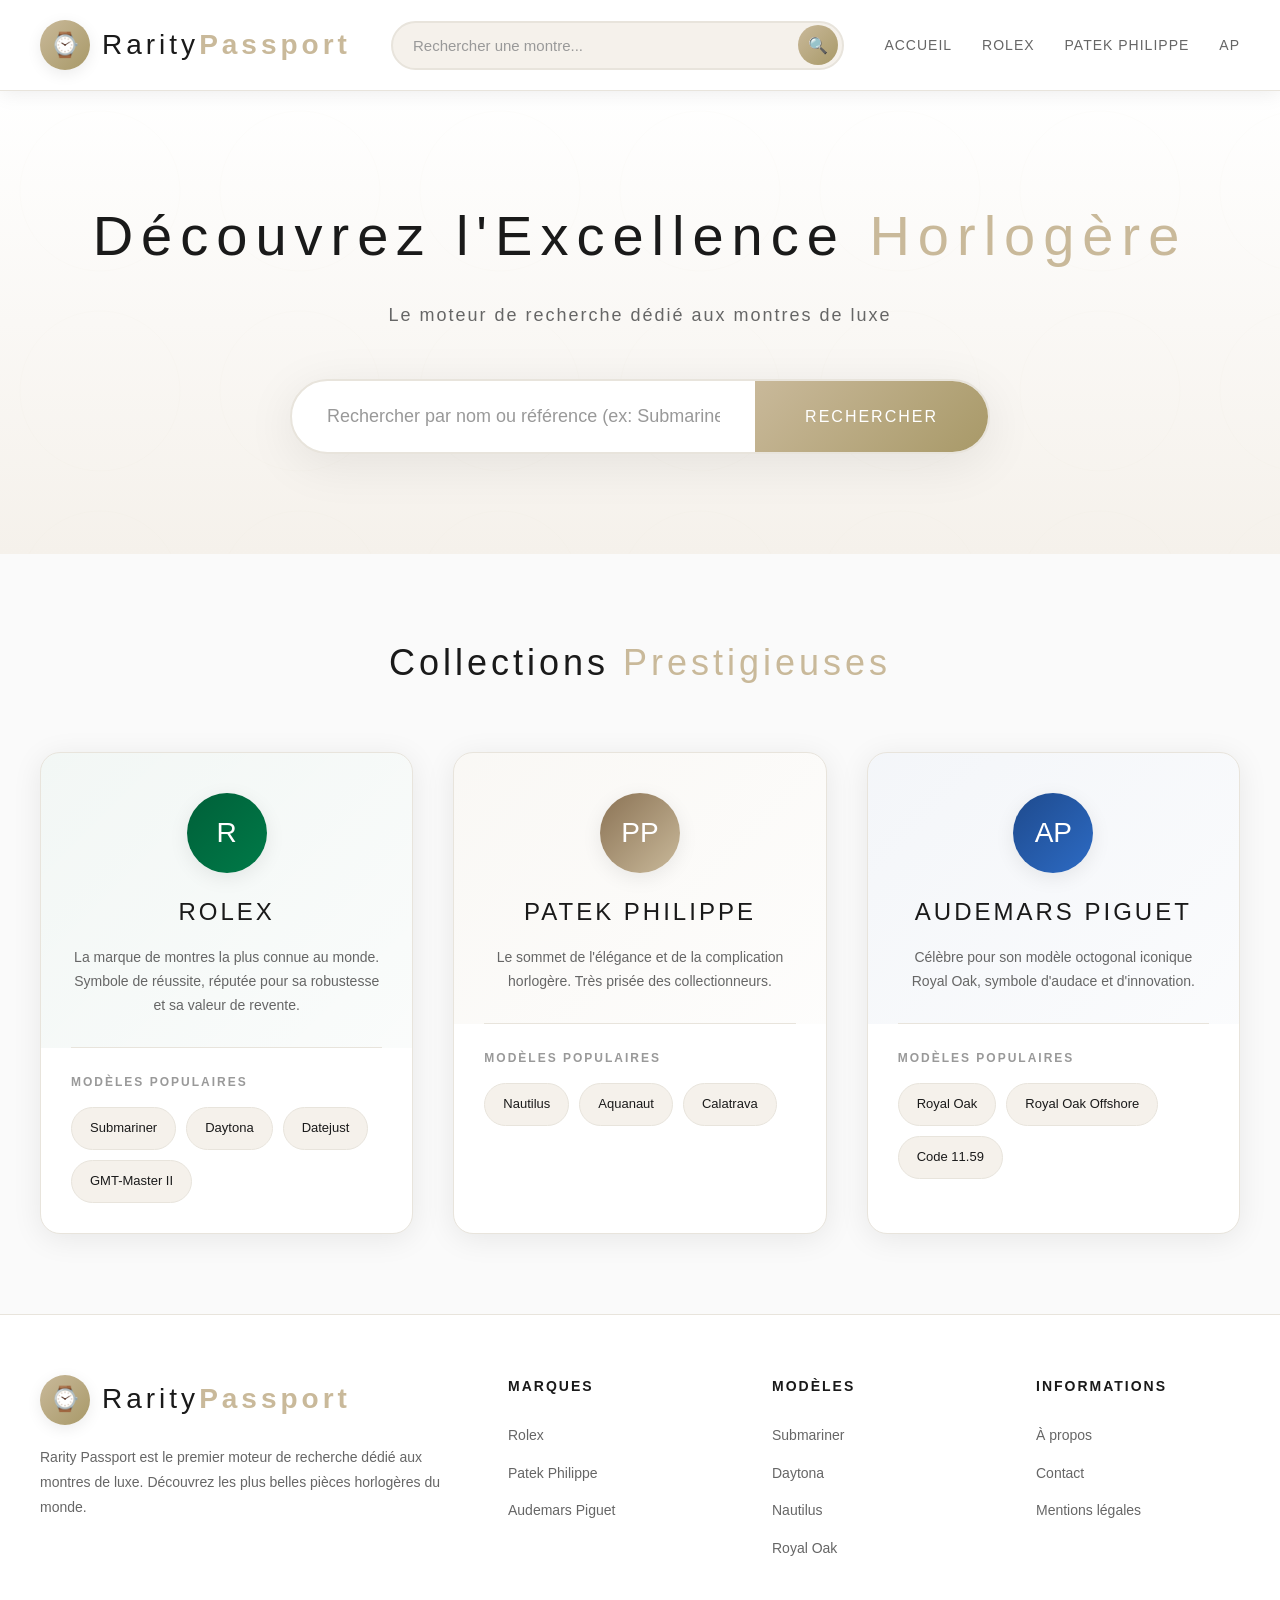
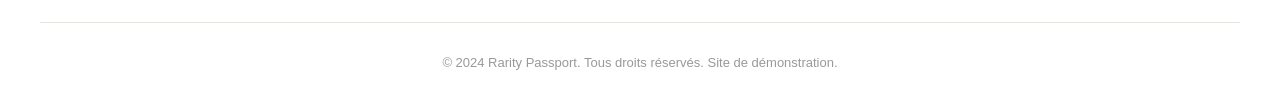
<file: index.html>
<!DOCTYPE html>
<html lang="fr">
<head>
    <meta charset="UTF-8">
    <meta name="viewport" content="width=device-width, initial-scale=1.0">
    <meta name="apple-mobile-web-app-capable" content="yes">
    <meta name="apple-mobile-web-app-status-bar-style" content="default">
    <meta name="apple-mobile-web-app-title" content="LuxWatch">
    <meta name="theme-color" content="#FAFAFA">
    <link rel="manifest" href="manifest.json">
    <title>Rarity Passport - Moteur de Recherche de Montres de Luxe</title>
    <link rel="stylesheet" href="css/style.css">
    <link rel="icon" href="data:image/svg+xml,<svg xmlns='http://www.w3.org/2000/svg' viewBox='0 0 100 100'><text y='.9em' font-size='90'>⌚</text></svg>">
</head>
<body>
    <header>
        <a href="index.html" class="logo">
            <div class="logo-icon">⌚</div>
            <div class="logo-text">Rarity<span>Passport</span></div>
        </a>
        
        <div class="header-search">
            <input type="text" placeholder="Rechercher une montre...">
            <button>🔍</button>
            <div class="search-suggestions"></div>
        </div>
        
        <nav class="nav-links">
            <a href="index.html">Accueil</a>
            <a href="search.html?q=rolex">Rolex</a>
            <a href="search.html?q=patek">Patek Philippe</a>
            <a href="search.html?q=audemars">AP</a>
        </nav>
    </header>

    <!-- Hero Section -->
    <section class="hero">
        <div class="hero-content">
            <h1>Découvrez l'Excellence <span>Horlogère</span></h1>
            <p>Le moteur de recherche dédié aux montres de luxe</p>
            
            <div class="search-container">
                <div class="search-box">
                    <input type="text" placeholder="Rechercher par nom ou référence (ex: Submariner, 116500LN...)">
                    <button>RECHERCHER</button>
                </div>
                <div class="search-suggestions"></div>
            </div>
        </div>
    </section>

    <section class="categories">
        <h2>Collections <span>Prestigieuses</span></h2>
        
        <div class="categories-grid">
            <!-- Rolex -->
            <div class="category-card rolex-card" data-brand="Rolex">
                <div class="category-header">
                    <div class="category-logo">R</div>
                    <h3>ROLEX</h3>
                    <p>La marque de montres la plus connue au monde. Symbole de réussite, réputée pour sa robustesse et sa valeur de revente.</p>
                </div>
                <div class="category-watches">
                    <h4>Modèles Populaires</h4>
                    <div class="watch-tags">
                        <span class="watch-tag">Submariner</span>
                        <span class="watch-tag">Daytona</span>
                        <span class="watch-tag">Datejust</span>
                        <span class="watch-tag">GMT-Master II</span>
                    </div>
                </div>
            </div>

            <div class="category-card patek-card" data-brand="Patek Philippe">
                <div class="category-header">
                    <div class="category-logo">PP</div>
                    <h3>PATEK PHILIPPE</h3>
                    <p>Le sommet de l'élégance et de la complication horlogère. Très prisée des collectionneurs.</p>
                </div>
                <div class="category-watches">
                    <h4>Modèles Populaires</h4>
                    <div class="watch-tags">
                        <span class="watch-tag">Nautilus</span>
                        <span class="watch-tag">Aquanaut</span>
                        <span class="watch-tag">Calatrava</span>
                    </div>
                </div>
            </div>

            <div class="category-card ap-card" data-brand="Audemars Piguet">
                <div class="category-header">
                    <div class="category-logo">AP</div>
                    <h3>AUDEMARS PIGUET</h3>
                    <p>Célèbre pour son modèle octogonal iconique Royal Oak, symbole d'audace et d'innovation.</p>
                </div>
                <div class="category-watches">
                    <h4>Modèles Populaires</h4>
                    <div class="watch-tags">
                        <span class="watch-tag">Royal Oak</span>
                        <span class="watch-tag">Royal Oak Offshore</span>
                        <span class="watch-tag">Code 11.59</span>
                    </div>
                </div>
            </div>
        </div>
    </section>

    <footer>
        <div class="footer-content">
            <div class="footer-brand">
                <div class="logo">
                    <div class="logo-icon">⌚</div>
                    <div class="logo-text">Rarity<span>Passport</span></div>
                </div>
                <p>Rarity Passport est le premier moteur de recherche dédié aux montres de luxe. Découvrez les plus belles pièces horlogères du monde.</p>
            </div>
            
            <div class="footer-column">
                <h4>Marques</h4>
                <ul>
                    <li><a href="search.html?q=rolex">Rolex</a></li>
                    <li><a href="search.html?q=patek">Patek Philippe</a></li>
                    <li><a href="search.html?q=audemars">Audemars Piguet</a></li>
                </ul>
            </div>
            
            <div class="footer-column">
                <h4>Modèles</h4>
                <ul>
                    <li><a href="search.html?q=submariner">Submariner</a></li>
                    <li><a href="search.html?q=daytona">Daytona</a></li>
                    <li><a href="search.html?q=nautilus">Nautilus</a></li>
                    <li><a href="search.html?q=royal oak">Royal Oak</a></li>
                </ul>
            </div>
            
            <div class="footer-column">
                <h4>Informations</h4>
                <ul>
                    <li><a href="#">À propos</a></li>
                    <li><a href="#">Contact</a></li>
                    <li><a href="#">Mentions légales</a></li>
                </ul>
            </div>
        </div>
        
        <div class="footer-bottom">
            <p>&copy; 2024 Rarity Passport. Tous droits réservés. Site de démonstration.</p>
        </div>
    </footer>

    <script src="js/data.js"></script>
    <script src="js/app.js"></script>
</body>
</html>
</file>
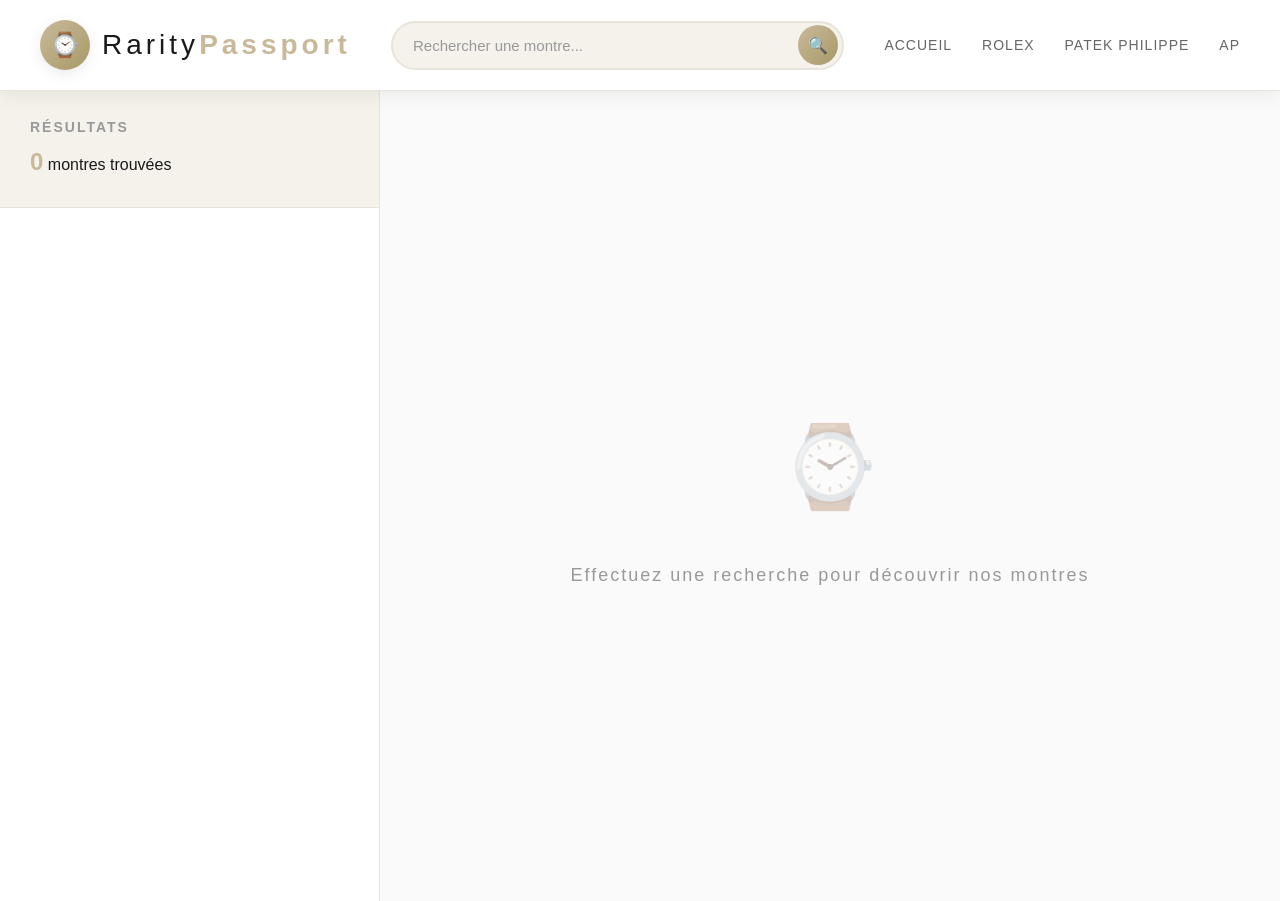
<file: search.html>
<!DOCTYPE html>
<html lang="fr">
<head>
    <meta charset="UTF-8">
    <meta name="viewport" content="width=device-width, initial-scale=1.0">
    <meta name="apple-mobile-web-app-capable" content="yes">
    <meta name="apple-mobile-web-app-status-bar-style" content="default">
    <meta name="apple-mobile-web-app-title" content="LuxWatch">
    <meta name="theme-color" content="#FAFAFA">
    <link rel="manifest" href="manifest.json">
    <title>Résultats de recherche | Rarity Passport</title>
    <link rel="stylesheet" href="css/style.css">
    <link rel="icon" href="data:image/svg+xml,<svg xmlns='http://www.w3.org/2000/svg' viewBox='0 0 100 100'><text y='.9em' font-size='90'>⌚</text></svg>">
</head>
<body>
    <header>
        <a href="index.html" class="logo">
            <div class="logo-icon">⌚</div>
            <div class="logo-text">Rarity<span>Passport</span></div>
        </a>
        
        <div class="header-search">
            <input type="text" placeholder="Rechercher une montre...">
            <button>🔍</button>
            <div class="search-suggestions"></div>
        </div>
        
        <nav class="nav-links">
            <a href="index.html">Accueil</a>
            <a href="search.html?q=rolex">Rolex</a>
            <a href="search.html?q=patek">Patek Philippe</a>
            <a href="search.html?q=audemars">AP</a>
        </nav>
    </header>

    <main class="search-page">
        <aside class="results-sidebar">
            <div class="results-header">
                <h2>Résultats</h2>
                <span id="results-count">0</span> montres trouvées
            </div>
            <div class="results-list" id="results-list">
            </div>
        </aside>

        <section class="detail-panel" id="detail-panel">
            <div class="detail-placeholder">
                <div class="icon">⌚</div>
                <p>Sélectionnez une montre pour voir les détails</p>
            </div>
        </section>
    </main>

    <script src="js/data.js"></script>
    <script src="js/search.js"></script>
</body>
</html>
</file>
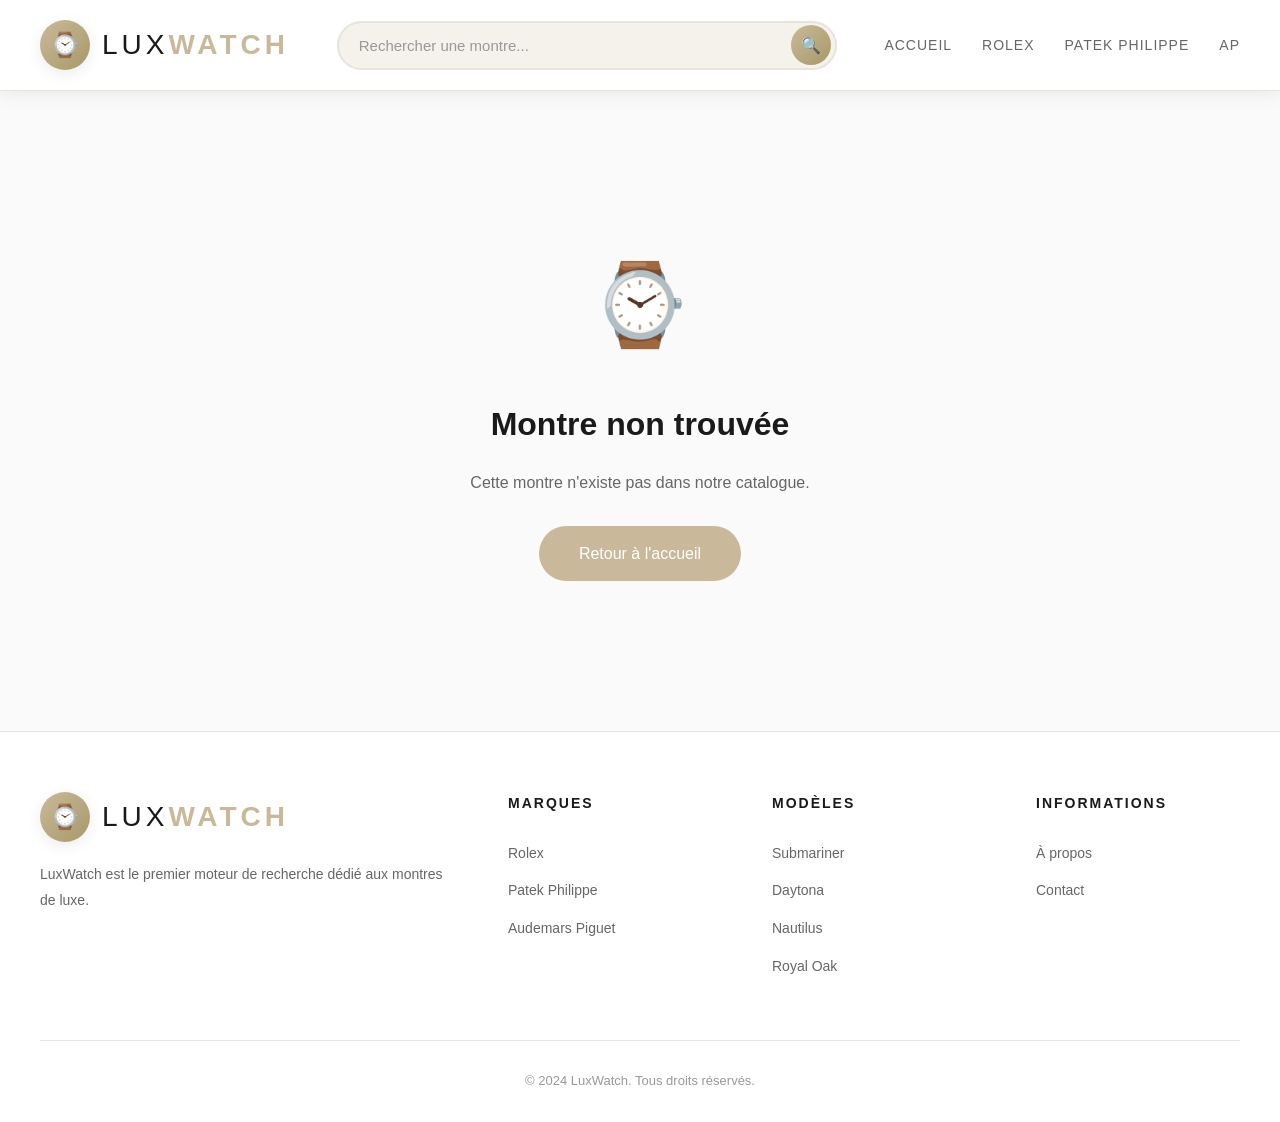
<file: watch.html>
<!DOCTYPE html>
<html lang="fr">
<head>
    <meta charset="UTF-8">
    <meta name="viewport" content="width=device-width, initial-scale=1.0">
    <meta name="apple-mobile-web-app-capable" content="yes">
    <meta name="apple-mobile-web-app-status-bar-style" content="default">
    <meta name="apple-mobile-web-app-title" content="LuxWatch">
    <meta name="theme-color" content="#FAFAFA">
    <link rel="manifest" href="manifest.json">
    <title>Détail Montre | LuxWatch</title>
    <link rel="stylesheet" href="css/style.css">
    <link rel="icon" href="data:image/svg+xml,<svg xmlns='http://www.w3.org/2000/svg' viewBox='0 0 100 100'><text y='.9em' font-size='90'>⌚</text></svg>">
</head>
<body>
    <header>
        <a href="index.html" class="logo">
            <div class="logo-icon">⌚</div>
            <div class="logo-text">LUX<span>WATCH</span></div>
        </a>
        
        <div class="header-search">
            <input type="text" placeholder="Rechercher une montre...">
            <button>🔍</button>
            <div class="search-suggestions"></div>
        </div>
        
        <nav class="nav-links">
            <a href="index.html">Accueil</a>
            <a href="search.html?q=rolex">Rolex</a>
            <a href="search.html?q=patek">Patek Philippe</a>
            <a href="search.html?q=audemars">AP</a>
        </nav>
    </header>

    <main class="watch-page">
        <section class="watch-hero">
            <div class="watch-gallery">
                <img id="watch-main-image" class="watch-main-image" src="" alt="Montre">
            </div>
            
            <div class="watch-info-full">
                <div id="watch-brand" class="brand">Marque</div>
                <h1 id="watch-name">Nom du modèle</h1>
                <div id="watch-reference" class="reference">Référence</div>
                
                <p id="watch-description" class="watch-description">
                    Description de la montre...
                </p>
                
                <div class="specs-grid">
                    <div class="spec-card">
                        <div class="label">Diamètre</div>
                        <div class="value" id="spec-diameter">-</div>
                    </div>
                    <div class="spec-card">
                        <div class="label">Mouvement</div>
                        <div class="value" id="spec-movement">-</div>
                    </div>
                    <div class="spec-card">
                        <div class="label">Étanchéité</div>
                        <div class="value" id="spec-water">-</div>
                    </div>
                    <div class="spec-card">
                        <div class="label">Matériau</div>
                        <div class="value" id="spec-material">-</div>
                    </div>
                </div>
            </div>
        </section>

        <section class="similar-section">
            <h2>Montres Similaires</h2>
            <div class="similar-grid" id="similar-grid">
            </div>
        </section>
    </main>

    <footer>
        <div class="footer-content">
            <div class="footer-brand">
                <div class="logo">
                    <div class="logo-icon">⌚</div>
                    <div class="logo-text">LUX<span>WATCH</span></div>
                </div>
                <p>LuxWatch est le premier moteur de recherche dédié aux montres de luxe.</p>
            </div>
            
            <div class="footer-column">
                <h4>Marques</h4>
                <ul>
                    <li><a href="search.html?q=rolex">Rolex</a></li>
                    <li><a href="search.html?q=patek">Patek Philippe</a></li>
                    <li><a href="search.html?q=audemars">Audemars Piguet</a></li>
                </ul>
            </div>
            
            <div class="footer-column">
                <h4>Modèles</h4>
                <ul>
                    <li><a href="search.html?q=submariner">Submariner</a></li>
                    <li><a href="search.html?q=daytona">Daytona</a></li>
                    <li><a href="search.html?q=nautilus">Nautilus</a></li>
                    <li><a href="search.html?q=royal oak">Royal Oak</a></li>
                </ul>
            </div>
            
            <div class="footer-column">
                <h4>Informations</h4>
                <ul>
                    <li><a href="#">À propos</a></li>
                    <li><a href="#">Contact</a></li>
                </ul>
            </div>
        </div>
        
        <div class="footer-bottom">
            <p>&copy; 2024 LuxWatch. Tous droits réservés.</p>
        </div>
    </footer>

    <script src="js/data.js"></script>
    <script src="js/app.js"></script>
</body>
</html>
</file>
<file: css/style.css>
:root {
    --bg-primary: #FAFAFA;
    --bg-secondary: #FFFFFF;
    --bg-tertiary: #F5F1EB;
    --text-primary: #1A1A1A;
    --text-secondary: #666666;
    --text-muted: #999999;
    --accent-primary: #C9B99A;
    --accent-secondary: #A89968;
    --accent-gold: #B8A164;
    --border-color: #E8E4DC;
    --shadow-color: rgba(0, 0, 0, 0.08);
    --shadow-hover: rgba(0, 0, 0, 0.12);
    
    --rolex-green: #006039;
    --rolex-green-light: #007a48;
    --rolex-gold: #A37E2C;
    --rolex-white: #FFFFFF;
    
    --patek-beige: #C9B99A;
    --patek-beige-light: #E8E0D0;
    --patek-brown: #8B7355;
    --patek-white: #FDFBF7;
    
    --ap-blue: #1E4A8D;
    --ap-blue-light: #2D6BC4;
    --ap-navy: #0D2E5C;
    --ap-white: #FFFFFF;
}

body.theme-rolex {
    --accent-primary: var(--rolex-green);
    --accent-secondary: var(--rolex-green-light);
    --accent-gold: var(--rolex-gold);
    --bg-tertiary: #E8F5E9;
    --border-color: #C8E6C9;
}

body.theme-patek {
    --accent-primary: var(--patek-brown);
    --accent-secondary: var(--patek-beige);
    --accent-gold: var(--patek-beige);
    --bg-tertiary: var(--patek-beige-light);
    --border-color: #DDD5C5;
}

body.theme-ap {
    --accent-primary: var(--ap-blue);
    --accent-secondary: var(--ap-blue-light);
    --accent-gold: var(--ap-blue);
    --bg-tertiary: #E3EBF6;
    --border-color: #B8CEE8;
}

* {
    margin: 0;
    padding: 0;
    box-sizing: border-box;
}

html {
    scroll-behavior: smooth;
}

body {
    font-family: 'Segoe UI', Tahoma, Geneva, Verdana, sans-serif;
    background-color: var(--bg-primary);
    color: var(--text-primary);
    line-height: 1.6;
    min-height: 100vh;
    transition: all 0.3s ease;
}

a {
    text-decoration: none;
    color: inherit;
}

::-webkit-scrollbar {
    width: 8px;
    height: 8px;
}

::-webkit-scrollbar-track {
    background: var(--bg-tertiary);
}

::-webkit-scrollbar-thumb {
    background: var(--accent-primary);
    border-radius: 4px;
}

::-webkit-scrollbar-thumb:hover {
    background: var(--accent-secondary);
}


header {
    background: var(--bg-secondary);
    padding: 20px 40px;
    display: flex;
    justify-content: space-between;
    align-items: center;
    border-bottom: 1px solid var(--border-color);
    position: sticky;
    top: 0;
    z-index: 100;
    box-shadow: 0 2px 20px var(--shadow-color);
}

.logo {
    display: flex;
    align-items: center;
    gap: 12px;
    cursor: pointer;
    transition: transform 0.3s ease;
}

.logo:hover {
    transform: scale(1.02);
}

.logo-icon {
    width: 50px;
    height: 50px;
    background: linear-gradient(135deg, var(--accent-primary), var(--accent-secondary));
    border-radius: 50%;
    display: flex;
    align-items: center;
    justify-content: center;
    font-size: 24px;
    box-shadow: 0 4px 15px var(--shadow-color);
}

.logo-text {
    font-size: 28px;
    font-weight: 300;
    letter-spacing: 4px;
    color: var(--text-primary);
}

.logo-text span {
    font-weight: 600;
    color: var(--accent-primary);
}

.header-search {
    flex: 1;
    max-width: 500px;
    margin: 0 40px;
    position: relative;
}

.header-search input {
    width: 100%;
    padding: 14px 50px 14px 20px;
    background: var(--bg-tertiary);
    border: 2px solid var(--border-color);
    border-radius: 30px;
    color: var(--text-primary);
    font-size: 15px;
    transition: all 0.3s ease;
}

.header-search input:focus {
    outline: none;
    border-color: var(--accent-primary);
    background: var(--bg-secondary);
    box-shadow: 0 0 0 4px rgba(201, 185, 154, 0.2);
}

.header-search input::placeholder {
    color: var(--text-muted);
}

.header-search button {
    position: absolute;
    right: 6px;
    top: 50%;
    transform: translateY(-50%);
    background: linear-gradient(135deg, var(--accent-primary), var(--accent-secondary));
    border: none;
    width: 40px;
    height: 40px;
    border-radius: 50%;
    cursor: pointer;
    display: flex;
    align-items: center;
    justify-content: center;
    transition: all 0.3s ease;
    color: white;
    font-size: 16px;
}

.header-search button:hover {
    transform: translateY(-50%) scale(1.1);
    box-shadow: 0 4px 15px var(--shadow-hover);
}

.nav-links {
    display: flex;
    gap: 30px;
}

.nav-links a {
    color: var(--text-secondary);
    font-size: 14px;
    letter-spacing: 1px;
    text-transform: uppercase;
    transition: color 0.3s ease;
    position: relative;
}

.nav-links a::after {
    content: '';
    position: absolute;
    bottom: -5px;
    left: 0;
    width: 0;
    height: 2px;
    background: var(--accent-primary);
    transition: width 0.3s ease;
}

.nav-links a:hover {
    color: var(--accent-primary);
}

.nav-links a:hover::after {
    width: 100%;
}


.hero {
    text-align: center;
    padding: 100px 20px;
    background: linear-gradient(180deg, var(--bg-secondary) 0%, var(--bg-tertiary) 100%);
    position: relative;
    overflow: hidden;
}

.hero::before {
    content: '';
    position: absolute;
    top: 0;
    left: 0;
    right: 0;
    bottom: 0;
    background: url('data:image/svg+xml,<svg xmlns="http://www.w3.org/2000/svg" viewBox="0 0 100 100"><circle cx="50" cy="50" r="40" fill="none" stroke="%23C9B99A" stroke-width="0.5" opacity="0.1"/></svg>');
    background-size: 200px;
    opacity: 0.3;
}

.hero-content {
    position: relative;
    z-index: 1;
}

.hero h1 {
    font-size: 56px;
    font-weight: 200;
    letter-spacing: 8px;
    margin-bottom: 20px;
    color: var(--text-primary);
}

.hero h1 span {
    font-weight: 500;
    color: var(--accent-primary);
}

.hero p {
    font-size: 18px;
    color: var(--text-secondary);
    margin-bottom: 50px;
    letter-spacing: 2px;
}

.search-container {
    max-width: 700px;
    margin: 0 auto;
    position: relative;
}

.search-box {
    display: flex;
    background: var(--bg-secondary);
    border-radius: 60px;
    overflow: hidden;
    box-shadow: 0 10px 50px var(--shadow-color);
    border: 2px solid var(--border-color);
    transition: all 0.3s ease;
}

.search-box:focus-within {
    border-color: var(--accent-primary);
    box-shadow: 0 15px 60px var(--shadow-hover);
}

.search-box input {
    flex: 1;
    padding: 25px 35px;
    border: none;
    background: transparent;
    font-size: 18px;
    color: var(--text-primary);
}

.search-box input:focus {
    outline: none;
}

.search-box input::placeholder {
    color: var(--text-muted);
}

.search-box button {
    padding: 25px 50px;
    background: linear-gradient(135deg, var(--accent-primary), var(--accent-secondary));
    border: none;
    color: white;
    font-size: 16px;
    letter-spacing: 2px;
    cursor: pointer;
    transition: all 0.3s ease;
    text-transform: uppercase;
    font-weight: 500;
}

.search-box button:hover {
    background: linear-gradient(135deg, var(--accent-secondary), var(--accent-primary));
    padding-right: 60px;
}

.search-suggestions {
    position: absolute;
    top: 100%;
    left: 0;
    right: 0;
    background: var(--bg-secondary);
    border-radius: 20px;
    margin-top: 10px;
    box-shadow: 0 15px 50px var(--shadow-hover);
    border: 1px solid var(--border-color);
    max-height: 400px;
    overflow-y: auto;
    z-index: 1000;
    display: none;
}

.search-suggestions.active {
    display: block;
    animation: slideDown 0.3s ease;
}

@keyframes slideDown {
    from {
        opacity: 0;
        transform: translateY(-10px);
    }
    to {
        opacity: 1;
        transform: translateY(0);
    }
}

.suggestion-item {
    padding: 18px 30px;
    cursor: pointer;
    display: flex;
    align-items: center;
    gap: 20px;
    border-bottom: 1px solid var(--border-color);
    transition: all 0.2s ease;
}

.suggestion-item:last-child {
    border-bottom: none;
}

.suggestion-item:hover,
.suggestion-item.active {
    background: var(--bg-tertiary);
}

.suggestion-item img {
    width: 50px;
    height: 50px;
    object-fit: cover;
    border-radius: 10px;
    background: var(--bg-tertiary);
}

.suggestion-info {
    flex: 1;
}

.suggestion-info .brand {
    font-size: 12px;
    color: var(--accent-primary);
    text-transform: uppercase;
    letter-spacing: 1px;
}

.suggestion-info .name {
    font-size: 16px;
    color: var(--text-primary);
    font-weight: 500;
}

.suggestion-info .reference {
    font-size: 13px;
    color: var(--text-muted);
}

.suggestion-info .name mark {
    background: transparent;
    color: var(--accent-primary);
    font-weight: 600;
}

.categories {
    padding: 80px 40px;
    background: var(--bg-primary);
}

.categories h2 {
    text-align: center;
    font-size: 36px;
    font-weight: 300;
    letter-spacing: 4px;
    margin-bottom: 60px;
    color: var(--text-primary);
}

.categories h2 span {
    color: var(--accent-primary);
    font-weight: 500;
}

.categories-grid {
    display: grid;
    grid-template-columns: repeat(3, 1fr);
    gap: 40px;
    max-width: 1400px;
    margin: 0 auto;
}

.category-card {
    background: var(--bg-secondary);
    border-radius: 20px;
    overflow: hidden;
    transition: all 0.4s ease;
    cursor: pointer;
    border: 1px solid var(--border-color);
    box-shadow: 0 5px 30px var(--shadow-color);
}

.category-card:hover {
    transform: translateY(-10px);
    box-shadow: 0 20px 60px var(--shadow-hover);
}


.category-card.rolex-card:hover {
    border-color: var(--rolex-green);
    box-shadow: 0 20px 60px rgba(0, 96, 57, 0.15);
}

.category-card.patek-card:hover {
    border-color: var(--patek-beige);
    box-shadow: 0 20px 60px rgba(201, 185, 154, 0.2);
}

.category-card.ap-card:hover {
    border-color: var(--ap-blue);
    box-shadow: 0 20px 60px rgba(30, 74, 141, 0.15);
}

.category-header {
    padding: 40px 30px 30px;
    text-align: center;
    position: relative;
}

.category-header::after {
    content: '';
    position: absolute;
    bottom: 0;
    left: 30px;
    right: 30px;
    height: 1px;
    background: var(--border-color);
}


.rolex-card .category-header {
    background: linear-gradient(135deg, rgba(0, 96, 57, 0.05) 0%, rgba(0, 96, 57, 0.02) 100%);
}

.patek-card .category-header {
    background: linear-gradient(135deg, rgba(201, 185, 154, 0.1) 0%, rgba(201, 185, 154, 0.03) 100%);
}

.ap-card .category-header {
    background: linear-gradient(135deg, rgba(30, 74, 141, 0.05) 0%, rgba(30, 74, 141, 0.02) 100%);
}

.category-logo {
    width: 80px;
    height: 80px;
    margin: 0 auto 20px;
    border-radius: 50%;
    display: flex;
    align-items: center;
    justify-content: center;
    font-size: 28px;
    font-weight: 300;
    box-shadow: 0 5px 20px var(--shadow-color);
}

.rolex-card .category-logo {
    background: linear-gradient(135deg, var(--rolex-green), var(--rolex-green-light));
    color: white;
}

.patek-card .category-logo {
    background: linear-gradient(135deg, var(--patek-brown), var(--patek-beige));
    color: white;
}

.ap-card .category-logo {
    background: linear-gradient(135deg, var(--ap-blue), var(--ap-blue-light));
    color: white;
}

.category-header h3 {
    font-size: 24px;
    font-weight: 400;
    letter-spacing: 3px;
    margin-bottom: 15px;
    color: var(--text-primary);
}

.category-header p {
    font-size: 14px;
    color: var(--text-secondary);
    line-height: 1.7;
}

.category-watches {
    padding: 25px 30px 30px;
}

.category-watches h4 {
    font-size: 12px;
    color: var(--text-muted);
    text-transform: uppercase;
    letter-spacing: 2px;
    margin-bottom: 15px;
}

.watch-tags {
    display: flex;
    flex-wrap: wrap;
    gap: 10px;
}

.watch-tag {
    padding: 10px 18px;
    background: var(--bg-tertiary);
    border-radius: 25px;
    font-size: 13px;
    color: var(--text-primary);
    transition: all 0.3s ease;
    border: 1px solid var(--border-color);
}

.rolex-card .watch-tag:hover {
    background: var(--rolex-green);
    color: white;
    border-color: var(--rolex-green);
}

.patek-card .watch-tag:hover {
    background: var(--patek-brown);
    color: white;
    border-color: var(--patek-brown);
}

.ap-card .watch-tag:hover {
    background: var(--ap-blue);
    color: white;
    border-color: var(--ap-blue);
}


.search-page {
    min-height: calc(100vh - 90px);
    display: flex;
}

.results-sidebar {
    width: 380px;
    background: var(--bg-secondary);
    border-right: 1px solid var(--border-color);
    display: flex;
    flex-direction: column;
    height: calc(100vh - 90px);
    position: sticky;
    top: 90px;
}

.results-header {
    padding: 25px 30px;
    border-bottom: 1px solid var(--border-color);
    background: var(--bg-tertiary);
}

.results-header h2 {
    font-size: 14px;
    text-transform: uppercase;
    letter-spacing: 2px;
    color: var(--text-muted);
    margin-bottom: 5px;
}

.results-header span {
    font-size: 24px;
    color: var(--accent-primary);
    font-weight: 600;
}

.results-list {
    flex: 1;
    overflow-y: auto;
    padding: 15px;
}

.result-item {
    display: flex;
    align-items: center;
    gap: 18px;
    padding: 18px;
    border-radius: 15px;
    cursor: pointer;
    transition: all 0.3s ease;
    margin-bottom: 10px;
    border: 1px solid transparent;
    background: var(--bg-secondary);
}

.result-item:hover {
    background: var(--bg-tertiary);
    border-color: var(--border-color);
}

.result-item.active {
    background: var(--bg-tertiary);
    border-color: var(--accent-primary);
    box-shadow: 0 5px 20px var(--shadow-color);
}

.result-item.active.rolex-item {
    border-color: var(--rolex-green);
    background: rgba(0, 96, 57, 0.05);
}

.result-item.active.patek-item {
    border-color: var(--patek-beige);
    background: rgba(201, 185, 154, 0.1);
}

.result-item.active.ap-item {
    border-color: var(--ap-blue);
    background: rgba(30, 74, 141, 0.05);
}

.result-item img {
    width: 65px;
    height: 65px;
    object-fit: cover;
    border-radius: 12px;
    background: var(--bg-tertiary);
    border: 1px solid var(--border-color);
}

.result-info {
    flex: 1;
}

.result-info .brand {
    font-size: 11px;
    text-transform: uppercase;
    letter-spacing: 1.5px;
    margin-bottom: 4px;
}

.result-info .brand.rolex-brand { color: var(--rolex-green); }
.result-info .brand.patek-brand { color: var(--patek-brown); }
.result-info .brand.ap-brand { color: var(--ap-blue); }

.result-info .name {
    font-size: 16px;
    color: var(--text-primary);
    font-weight: 500;
    margin-bottom: 3px;
}

.result-info .reference {
    font-size: 13px;
    color: var(--text-muted);
}

.result-arrow {
    color: var(--text-muted);
    font-size: 18px;
    transition: all 0.3s ease;
}

.result-item:hover .result-arrow,
.result-item.active .result-arrow {
    color: var(--accent-primary);
    transform: translateX(5px);
}

.detail-panel {
    flex: 1;
    padding: 40px;
    background: var(--bg-primary);
    overflow-y: auto;
    height: calc(100vh - 90px);
}

.detail-placeholder {
    height: 100%;
    display: flex;
    flex-direction: column;
    align-items: center;
    justify-content: center;
    color: var(--text-muted);
}

.detail-placeholder .icon {
    font-size: 80px;
    margin-bottom: 30px;
    opacity: 0.3;
}

.detail-placeholder p {
    font-size: 18px;
    letter-spacing: 2px;
}

.watch-detail {
    max-width: 900px;
    margin: 0 auto;
}

.watch-detail-header {
    display: flex;
    gap: 40px;
    margin-bottom: 40px;
    padding: 30px;
    background: var(--bg-secondary);
    border-radius: 20px;
    border: 1px solid var(--border-color);
    box-shadow: 0 5px 30px var(--shadow-color);
}

.watch-detail-image {
    width: 200px;
    height: 200px;
    border-radius: 15px;
    object-fit: cover;
    background: var(--bg-tertiary);
    border: 1px solid var(--border-color);
}

.watch-detail-info {
    flex: 1;
    display: flex;
    flex-direction: column;
    justify-content: center;
}

.watch-detail-info .brand {
    font-size: 14px;
    text-transform: uppercase;
    letter-spacing: 3px;
    margin-bottom: 10px;
}

.watch-detail-info .brand.rolex-brand { color: var(--rolex-green); }
.watch-detail-info .brand.patek-brand { color: var(--patek-brown); }
.watch-detail-info .brand.ap-brand { color: var(--ap-blue); }

.watch-detail-info h1 {
    font-size: 32px;
    font-weight: 400;
    color: var(--text-primary);
    margin-bottom: 10px;
}

.watch-detail-info .reference {
    font-size: 16px;
    color: var(--text-muted);
    margin-bottom: 20px;
}

.watch-specs-mini {
    display: flex;
    gap: 25px;
}

.spec-item {
    text-align: center;
    padding: 15px 20px;
    background: var(--bg-tertiary);
    border-radius: 12px;
    border: 1px solid var(--border-color);
}

.spec-item .label {
    font-size: 10px;
    text-transform: uppercase;
    letter-spacing: 1px;
    color: var(--text-muted);
    margin-bottom: 5px;
}

.spec-item .value {
    font-size: 14px;
    color: var(--text-primary);
    font-weight: 500;
}

.pdf-section {
    margin-top: 30px;
}

.pdf-container {
    background: var(--bg-secondary);
    border-radius: 20px;
    overflow: hidden;
    border: 1px solid var(--border-color);
    box-shadow: 0 10px 40px var(--shadow-color);
    position: relative;
}

.pdf-container.blurred .pdf-content {
    filter: blur(8px);
    pointer-events: none;
    user-select: none;
}

.pdf-header {
    display: flex;
    align-items: center;
    gap: 15px;
    padding: 20px 25px;
    background: var(--bg-tertiary);
    border-bottom: 1px solid var(--border-color);
}

.pdf-icon {
    width: 45px;
    height: 45px;
    background: linear-gradient(135deg, #E74C3C, #C0392B);
    border-radius: 10px;
    display: flex;
    align-items: center;
    justify-content: center;
    color: white;
    font-size: 20px;
    font-weight: bold;
}

.pdf-info h3 {
    font-size: 16px;
    color: var(--text-primary);
    font-weight: 500;
}

.pdf-info p {
    font-size: 13px;
    color: var(--text-muted);
}

.pdf-content {
    min-height: 600px;
    transition: filter 0.5s ease;
}

.pdf-content iframe {
    width: 100%;
    height: 600px;
    border: none;
    display: block;
}

.pdf-placeholder {
    display: flex;
    flex-direction: column;
    align-items: center;
    justify-content: center;
    min-height: 400px;
    color: var(--text-muted);
    background: var(--bg-tertiary);
}

.pdf-placeholder .icon {
    font-size: 60px;
    margin-bottom: 20px;
    opacity: 0.4;
}

.pdf-placeholder p {
    font-size: 16px;
}

.payment-overlay {
    position: absolute;
    top: 0;
    left: 0;
    right: 0;
    bottom: 0;
    background: rgba(255, 255, 255, 0.95);
    display: flex;
    flex-direction: column;
    align-items: center;
    justify-content: center;
    z-index: 10;
    backdrop-filter: blur(5px);
}

.payment-overlay.hidden {
    display: none;
}

.payment-box {
    text-align: center;
    padding: 50px;
    background: var(--bg-secondary);
    border-radius: 20px;
    box-shadow: 0 20px 60px var(--shadow-hover);
    border: 1px solid var(--border-color);
}

.payment-box .lock-icon {
    font-size: 50px;
    margin-bottom: 25px;
}

.payment-box h3 {
    font-size: 22px;
    color: var(--text-primary);
    margin-bottom: 15px;
    font-weight: 400;
}

.payment-box p {
    color: var(--text-secondary);
    margin-bottom: 30px;
    font-size: 15px;
}

.pay-button {
    padding: 18px 50px;
    background: linear-gradient(135deg, var(--accent-primary), var(--accent-secondary));
    border: none;
    border-radius: 30px;
    color: white;
    font-size: 16px;
    font-weight: 600;
    letter-spacing: 2px;
    cursor: pointer;
    transition: all 0.3s ease;
    text-transform: uppercase;
}

.pay-button:hover {
    transform: scale(1.05);
    box-shadow: 0 10px 30px var(--shadow-hover);
}

.pay-button:disabled {
    opacity: 0.7;
    cursor: not-allowed;
}

.pay-button.processing {
    background: var(--text-muted);
}

.download-section {
    padding: 25px;
    background: var(--bg-tertiary);
    border-top: 1px solid var(--border-color);
    display: flex;
    justify-content: center;
}

.download-section.hidden {
    display: none;
}

.download-button {
    display: flex;
    align-items: center;
    gap: 12px;
    padding: 18px 40px;
    background: linear-gradient(135deg, var(--accent-primary), var(--accent-secondary));
    border: none;
    border-radius: 30px;
    color: white;
    font-size: 15px;
    font-weight: 500;
    letter-spacing: 1px;
    cursor: pointer;
    transition: all 0.3s ease;
    text-transform: uppercase;
}

.download-button:hover {
    transform: translateY(-3px);
    box-shadow: 0 10px 30px var(--shadow-hover);
}


.watch-page {
    padding: 50px 40px;
    max-width: 1200px;
    margin: 0 auto;
}

.watch-hero {
    display: grid;
    grid-template-columns: 1fr 1fr;
    gap: 60px;
    margin-bottom: 60px;
}

.watch-gallery {
    position: relative;
}

.watch-main-image {
    width: 100%;
    aspect-ratio: 1;
    object-fit: cover;
    border-radius: 20px;
    background: var(--bg-secondary);
    border: 1px solid var(--border-color);
    box-shadow: 0 10px 50px var(--shadow-color);
}

.watch-info-full {
    display: flex;
    flex-direction: column;
    justify-content: center;
}

.watch-info-full .brand {
    font-size: 14px;
    text-transform: uppercase;
    letter-spacing: 4px;
    margin-bottom: 15px;
}

.watch-info-full .brand.rolex-brand { color: var(--rolex-green); }
.watch-info-full .brand.patek-brand { color: var(--patek-brown); }
.watch-info-full .brand.ap-brand { color: var(--ap-blue); }

.watch-info-full h1 {
    font-size: 42px;
    font-weight: 300;
    color: var(--text-primary);
    margin-bottom: 10px;
}

.watch-info-full .reference {
    font-size: 18px;
    color: var(--text-muted);
    margin-bottom: 30px;
}

.watch-description {
    font-size: 16px;
    color: var(--text-secondary);
    line-height: 1.8;
    margin-bottom: 40px;
}

.specs-grid {
    display: grid;
    grid-template-columns: repeat(2, 1fr);
    gap: 20px;
}

.spec-card {
    padding: 25px;
    background: var(--bg-secondary);
    border-radius: 15px;
    border: 1px solid var(--border-color);
}

.spec-card .label {
    font-size: 11px;
    text-transform: uppercase;
    letter-spacing: 2px;
    color: var(--text-muted);
    margin-bottom: 8px;
}

.spec-card .value {
    font-size: 18px;
    color: var(--text-primary);
    font-weight: 500;
}

.similar-section {
    margin-top: 80px;
}

.similar-section h2 {
    font-size: 28px;
    font-weight: 300;
    color: var(--text-primary);
    margin-bottom: 40px;
    letter-spacing: 2px;
}

.similar-grid {
    display: grid;
    grid-template-columns: repeat(4, 1fr);
    gap: 30px;
}

.similar-card {
    background: var(--bg-secondary);
    border-radius: 15px;
    overflow: hidden;
    cursor: pointer;
    transition: all 0.3s ease;
    border: 1px solid var(--border-color);
}

.similar-card:hover {
    transform: translateY(-5px);
    box-shadow: 0 15px 40px var(--shadow-hover);
}

.similar-card img {
    width: 100%;
    aspect-ratio: 1;
    object-fit: cover;
    background: var(--bg-tertiary);
}

.similar-card-info {
    padding: 20px;
}

.similar-card-info .brand {
    font-size: 10px;
    text-transform: uppercase;
    letter-spacing: 1px;
    color: var(--accent-primary);
    margin-bottom: 5px;
}

.similar-card-info .name {
    font-size: 15px;
    color: var(--text-primary);
    font-weight: 500;
}


footer {
    background: var(--bg-secondary);
    padding: 60px 40px 30px;
    border-top: 1px solid var(--border-color);
}

.footer-content {
    max-width: 1200px;
    margin: 0 auto;
    display: grid;
    grid-template-columns: 2fr 1fr 1fr 1fr;
    gap: 60px;
    margin-bottom: 50px;
}

.footer-brand .logo {
    margin-bottom: 20px;
}

.footer-brand p {
    color: var(--text-secondary);
    font-size: 14px;
    line-height: 1.8;
}

.footer-column h4 {
    font-size: 14px;
    text-transform: uppercase;
    letter-spacing: 2px;
    color: var(--text-primary);
    margin-bottom: 25px;
}

.footer-column ul {
    list-style: none;
}

.footer-column ul li {
    margin-bottom: 12px;
}

.footer-column ul li a {
    color: var(--text-secondary);
    font-size: 14px;
    transition: color 0.3s ease;
}

.footer-column ul li a:hover {
    color: var(--accent-primary);
}

.footer-bottom {
    text-align: center;
    padding-top: 30px;
    border-top: 1px solid var(--border-color);
    color: var(--text-muted);
    font-size: 13px;
}


@media (max-width: 1200px) {
    .categories-grid {
        grid-template-columns: repeat(2, 1fr);
    }
    
    .similar-grid {
        grid-template-columns: repeat(3, 1fr);
    }
    
    .footer-content {
        grid-template-columns: repeat(2, 1fr);
    }
}

@media (max-width: 992px) {
    .search-page {
        flex-direction: column;
    }
    
    .results-sidebar {
        width: 100%;
        height: auto;
        max-height: 50vh;
        position: relative;
        top: 0;
    }
    
    .detail-panel {
        height: auto;
        min-height: 50vh;
    }
    
    .watch-hero {
        grid-template-columns: 1fr;
        gap: 40px;
    }
    
    .similar-grid {
        grid-template-columns: repeat(2, 1fr);
    }
}

@media (max-width: 768px) {
    header {
        padding: 15px 20px;
        flex-wrap: wrap;
        gap: 15px;
    }
    
    .header-search {
        order: 3;
        margin: 0;
        max-width: 100%;
        width: 100%;
    }
    
    .nav-links {
        display: none;
    }
    
    .hero {
        padding: 60px 20px;
    }
    
    .hero h1 {
        font-size: 36px;
        letter-spacing: 4px;
    }
    
    .search-box {
        flex-direction: column;
        border-radius: 20px;
    }
    
    .search-box input {
        padding: 20px;
        text-align: center;
    }
    
    .search-box button {
        padding: 20px;
        border-radius: 0 0 20px 20px;
    }
    
    .categories {
        padding: 50px 20px;
    }
    
    .categories-grid {
        grid-template-columns: 1fr;
    }
    
    .watch-detail-header {
        flex-direction: column;
        align-items: center;
        text-align: center;
    }
    
    .watch-specs-mini {
        justify-content: center;
    }
    
    .specs-grid {
        grid-template-columns: 1fr;
    }
    
    .similar-grid {
        grid-template-columns: 1fr;
    }
    
    .footer-content {
        grid-template-columns: 1fr;
        gap: 40px;
    }
    
    .detail-panel {
        padding: 20px;
    }
    
    .pdf-content iframe {
        height: 400px;
    }
}

@media (max-width: 480px) {
    .logo-text {
        font-size: 22px;
        letter-spacing: 2px;
    }
    
    .hero h1 {
        font-size: 28px;
    }
    
    .categories h2 {
        font-size: 24px;
    }
    
    .watch-detail-info h1 {
        font-size: 24px;
    }
    
    .payment-box {
        padding: 30px 20px;
        margin: 0 10px;
    }
}


@keyframes fadeIn {
    from { opacity: 0; }
    to { opacity: 1; }
}

@keyframes scaleIn {
    from { 
        opacity: 0; 
        transform: scale(0.95); 
    }
    to { 
        opacity: 1; 
        transform: scale(1); 
    }
}

.fade-in {
    animation: fadeIn 0.5s ease;
}

.scale-in {
    animation: scaleIn 0.4s ease;
}


.loading {
    position: relative;
    overflow: hidden;
}

.loading::after {
    content: '';
    position: absolute;
    top: 0;
    left: -100%;
    width: 100%;
    height: 100%;
    background: linear-gradient(
        90deg,
        transparent,
        rgba(201, 185, 154, 0.1),
        transparent
    );
    animation: shimmer 1.5s infinite;
}

@keyframes shimmer {
    to { left: 100%; }
}


.pdf-loading {
    display: flex;
    flex-direction: column;
    align-items: center;
    justify-content: center;
    padding: 60px 20px;
    background: var(--bg-secondary);
    border-radius: 12px;
    border: 1px solid var(--border-color);
}

.pdf-loading .spinner {
    width: 50px;
    height: 50px;
    border: 3px solid var(--border-color);
    border-top-color: var(--accent-primary);
    border-radius: 50%;
    animation: spin 1s linear infinite;
    margin-bottom: 20px;
}

@keyframes spin {
    to { transform: rotate(360deg); }
}

.pdf-loading p {
    color: var(--text-muted);
    font-size: 14px;
    letter-spacing: 1px;
}


.fake-document {
    background: white;
    border-radius: 8px;
    overflow: hidden;
    box-shadow: 0 4px 20px rgba(0, 0, 0, 0.1);
}

.fake-pdf-document {
    background: white;
}


.pdf-icon.rolex-pdf {
    background: linear-gradient(135deg, var(--rolex-green), #004d2d);
}

.pdf-icon.patek-pdf {
    background: linear-gradient(135deg, var(--patek-brown), #6B5344);
}

.pdf-icon.ap-pdf {
    background: linear-gradient(135deg, var(--ap-blue), #153a6b);
}

.download-section {
    margin-top: 20px;
    padding: 20px;
    background: var(--bg-secondary);
    border-radius: 12px;
    border: 1px solid var(--border-color);
    text-align: center;
}

.download-section.hidden {
    display: none;
}

.download-button {
    display: inline-flex;
    align-items: center;
    gap: 12px;
    padding: 16px 40px;
    background: linear-gradient(135deg, var(--accent-primary), var(--accent-secondary));
    color: white;
    border: none;
    border-radius: 8px;
    font-size: 16px;
    font-weight: 600;
    cursor: pointer;
    transition: all 0.3s ease;
    letter-spacing: 1px;
}

.download-button:hover {
    transform: translateY(-2px);
    box-shadow: 0 8px 25px rgba(201, 185, 154, 0.4);
}

.download-button span {
    font-size: 20px;
}
</file>
